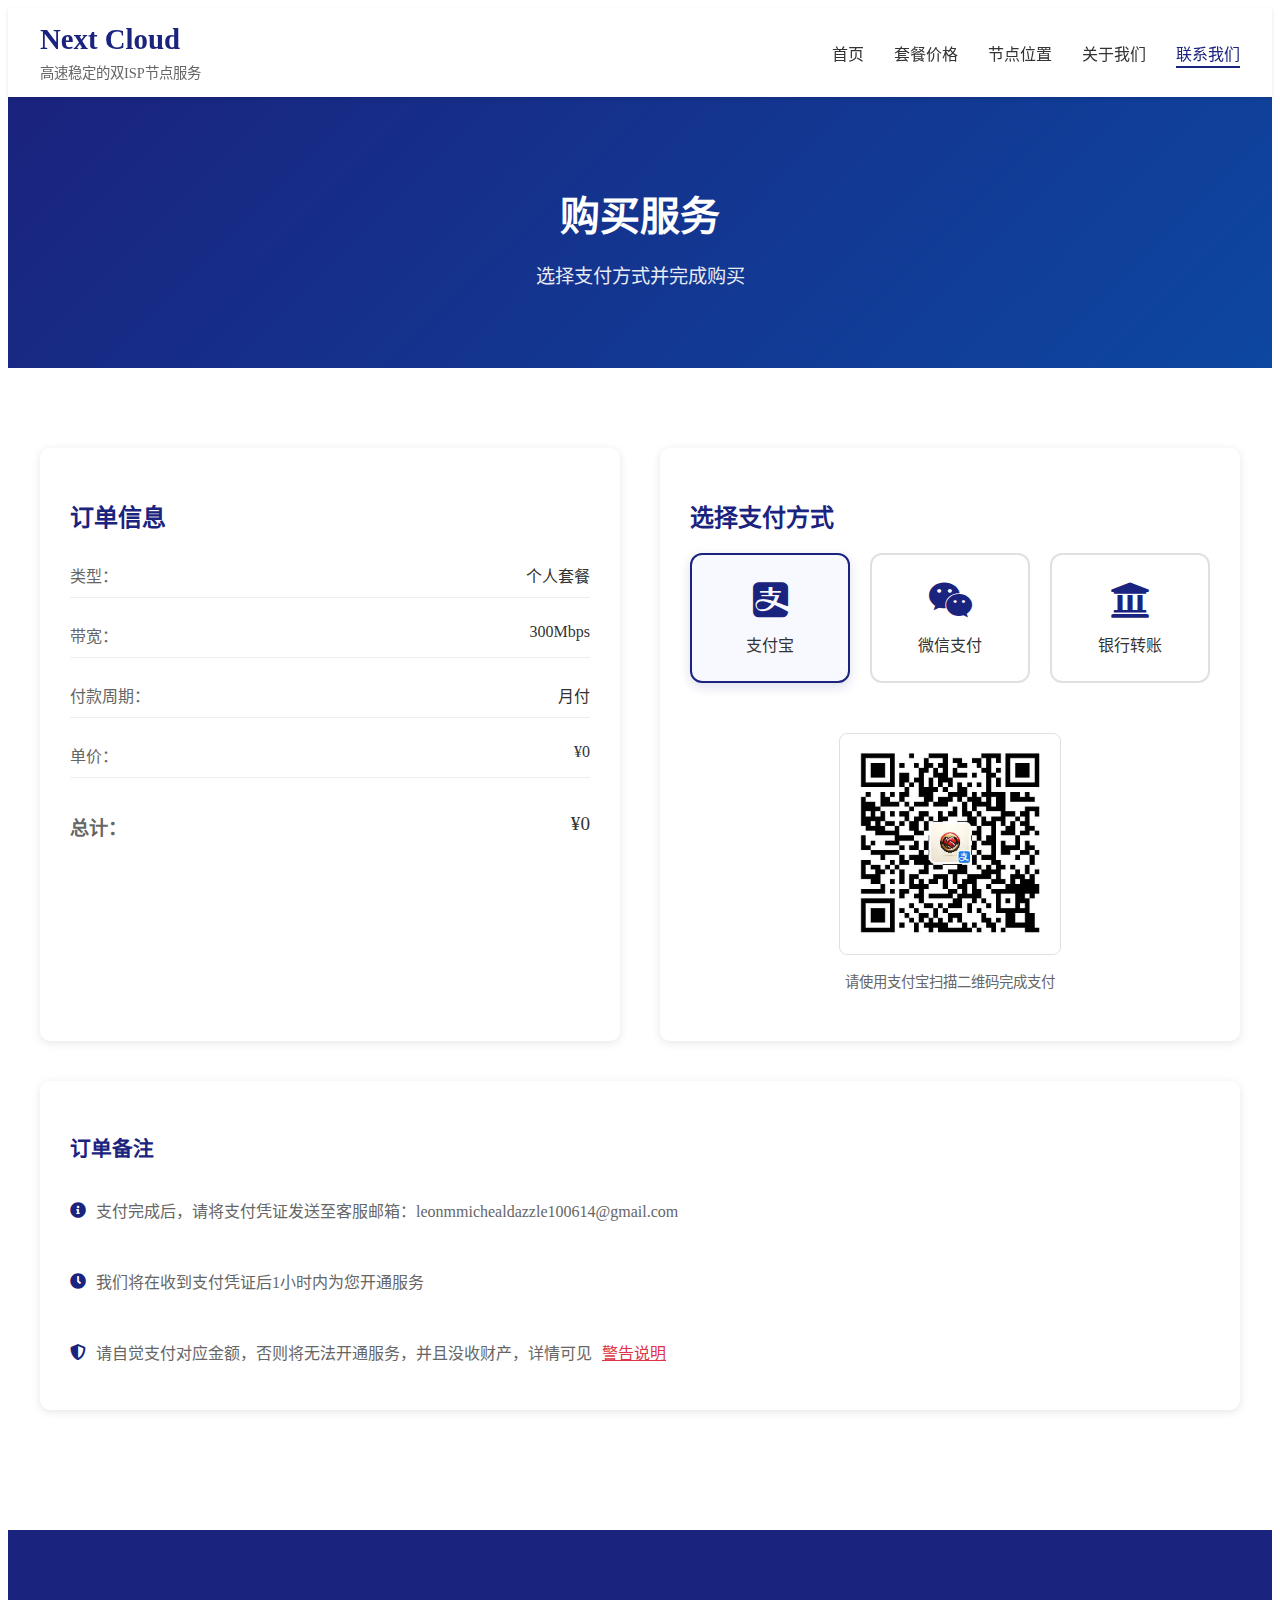
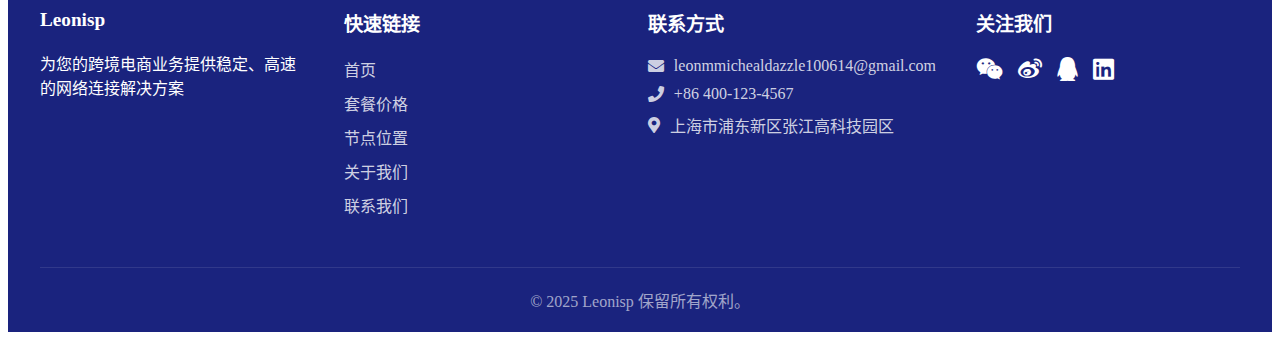
<file: contact.html>
<!DOCTYPE html>
<html lang="zh-CN">
<head>
    <meta charset="UTF-8">
    <meta name="viewport" content="width=device-width, initial-scale=1.0">
    <title>购买服务 - Next Cloud</title>
    <link rel="stylesheet" href="css/contact.css">
    <link rel="stylesheet" href="https://cdnjs.cloudflare.com/ajax/libs/font-awesome/5.15.4/css/all.min.css">
</head>
<body>
    <header>
        <div class="container">
            <div class="logo">
                <h1>Next Cloud</h1>
                <p>高速稳定的双ISP节点服务</p>
            </div>
            <nav>
                <ul>
                    <li><a href="index.html">首页</a></li>
                    <li><a href="pricing.html">套餐价格</a></li>
                    <li><a href="locations.html">节点位置</a></li>
                    <li><a href="about.html">关于我们</a></li>
                    <li><a href="contact.html" class="active">联系我们</a></li>
                </ul>
            </nav>
        </div>
    </header>

    <section class="page-header">
        <div class="container">
            <h1>购买服务</h1>
            <p>选择支付方式并完成购买</p>
        </div>
    </section>

    <section class="purchase-section">
        <div class="container">
            <div class="purchase-grid">
                <!-- 订单信息 -->
                <div class="order-summary">
                    <h2>订单信息</h2>
                    <div class="order-details">
                        <div class="order-item">
                            <span class="label">类型：</span>
                            <span class="value" id="planType">个人套餐</span>
                        </div>
                        <div class="order-item">
                            <span class="label">带宽：</span>
                            <span class="value" id="bandwidth">300Mbps</span>
                        </div>
                        <div class="order-item">
                            <span class="label">付款周期：</span>
                            <span class="value" id="period">月付</span>
                        </div>
                        <div class="order-item">
                            <span class="label">单价：</span>
                            <span class="value" id="price">¥170</span>
                        </div>
                        <div class="order-item total">
                            <span class="label">总计：</span>
                            <span class="value" id="total">¥170</span>
                        </div>
                    </div>
                </div>

                <!-- 支付方式 -->
                <div class="payment-methods">
                    <h2>选择支付方式</h2>
                    <div class="payment-options">
                        <div class="payment-option">
                            <input type="radio" name="payment" id="alipay" value="alipay" checked>
                            <label for="alipay">
                                <i class="fab fa-alipay"></i>
                                <span>支付宝</span>
                            </label>
                        </div>
                        <div class="payment-option">
                            <input type="radio" name="payment" id="wechat" value="wechat">
                            <label for="wechat">
                                <i class="fab fa-weixin"></i>
                                <span>微信支付</span>
                            </label>
                        </div>
                        <div class="payment-option">
                            <input type="radio" name="payment" id="bank" value="bank">
                            <label for="bank">
                                <i class="fas fa-university"></i>
                                <span>银行转账</span>
                            </label>
                        </div>
                    </div>

                    <!-- 支付二维码区域 -->
                    <div class="payment-qr">
                        <div class="qr-container">
                            <img src="alipayqr.jpg" alt="支付宝支付二维码" id="alipayQR" class="qr-image">
                            <img src="wechatqr.jpg" alt="微信支付二维码" id="wechatQR" class="qr-image hidden">
                        </div>
                        <p class="qr-tip" id="alipayTip">请使用支付宝扫描二维码完成支付</p>
                        <p class="qr-tip hidden" id="wechatTip">请使用微信扫描二维码完成支付</p>
                    </div>

                    <!-- 银行转账信息 -->
                    <div class="bank-info hidden">
                        <h3>银行转账信息</h3>
                        <div class="bank-details">
                            <p><strong>开户银行：</strong>中国工商银行</p>
                            <p><strong>账户名称：</strong>上海莱昂网络科技有限公司</p>
                            <p><strong>银行账号：</strong>暂不支持</p>
                            <p><strong>转账金额：</strong><span id="bankAmount">¥170</span></p>
                            <p><strong>转账备注：</strong>Leonisp服务费</p>
                        </div>
                    </div>
                </div>
            </div>

            <!-- 订单备注 -->
            <div class="order-notes">
                <h3>订单备注</h3>
                <div class="note-content">
                    <p><i class="fas fa-info-circle"></i> 支付完成后，请将支付凭证发送至客服邮箱：leonmmichealdazzle100614@gmail.com</p>
                    <p><i class="fas fa-clock"></i> 我们将在收到支付凭证后1小时内为您开通服务</p>
                    <p><i class="fas fa-shield-alt"></i> 请自觉支付对应金额，否则将无法开通服务，并且没收财产，详情可见<a href="moshocaochang.html" class="warning-link">警告说明</a></p>
                </div>
            </div>
        </div>
    </section>

    <footer>
        <div class="container">
            <div class="footer-grid">
                <div class="footer-col">
                    <h3>Leonisp</h3>
                    <p>为您的跨境电商业务提供稳定、高速的网络连接解决方案</p>
                </div>
                <div class="footer-col">
                    <h3>快速链接</h3>
                    <ul>
                        <li><a href="index.html">首页</a></li>
                        <li><a href="pricing.html">套餐价格</a></li>
                        <li><a href="locations.html">节点位置</a></li>
                        <li><a href="about.html">关于我们</a></li>
                        <li><a href="contact.html">联系我们</a></li>
                    </ul>
                </div>
                <div class="footer-col">
                    <h3>联系方式</h3>
                    <ul class="contact-info">
                        <li><i class="fas fa-envelope"></i> leonmmichealdazzle100614@gmail.com</li>
                        <li><i class="fas fa-phone"></i> +86 400-123-4567</li>
                        <li><i class="fas fa-map-marker-alt"></i> 上海市浦东新区张江高科技园区</li>
                    </ul>
                </div>
                <div class="footer-col">
                    <h3>关注我们</h3>
                    <div class="social-links">
                        <a href="#" aria-label="关注我们的微信" title="微信"><i class="fab fa-weixin"></i></a>
                        <a href="#" aria-label="关注我们的微博" title="微博"><i class="fab fa-weibo"></i></a>
                        <a href="#" aria-label="关注我们的QQ" title="QQ"><i class="fab fa-qq"></i></a>
                        <a href="#" aria-label="关注我们的领英" title="领英"><i class="fab fa-linkedin"></i></a>
                    </div>
                </div>
            </div>
            <div class="footer-bottom">
                <p>&copy; 2025 Leonisp 保留所有权利。</p>
            </div>
        </div>
    </footer>

    <script src="js/contact.js"></script>
</body>
</html>
</file>
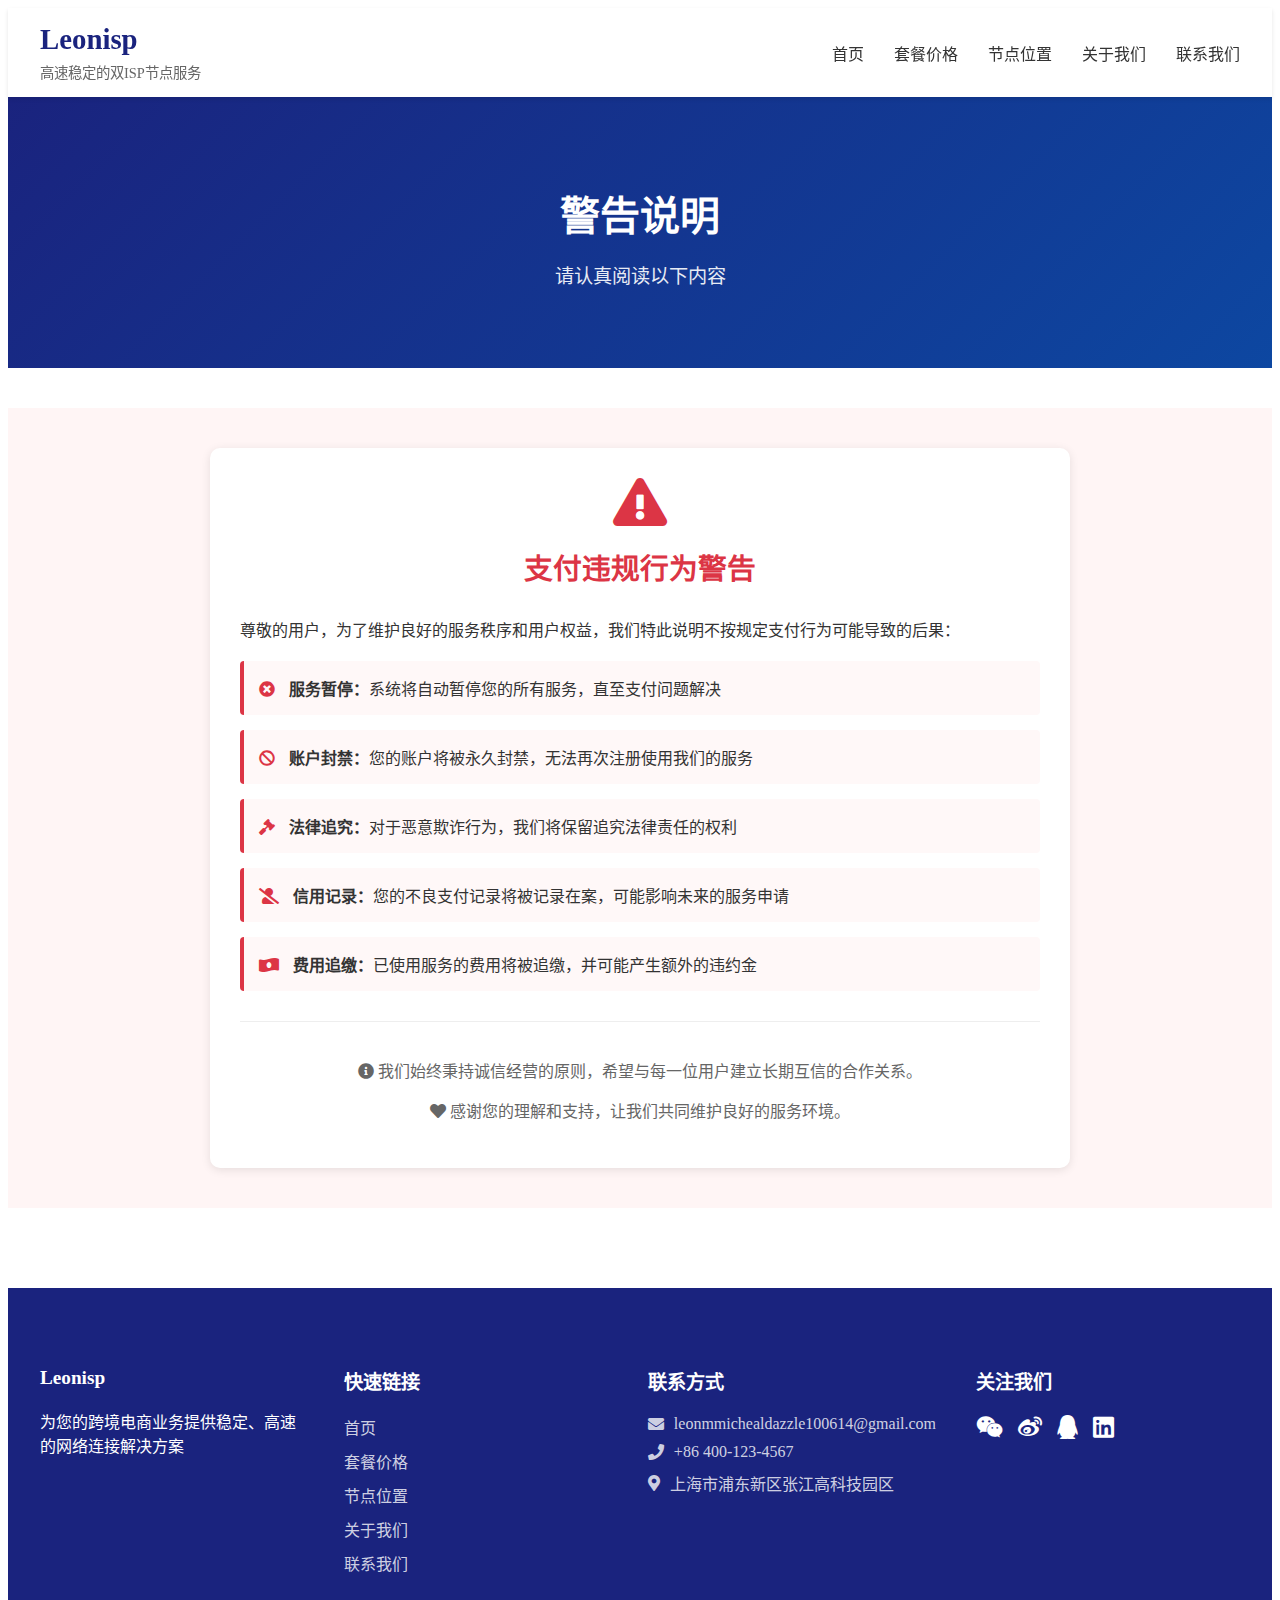
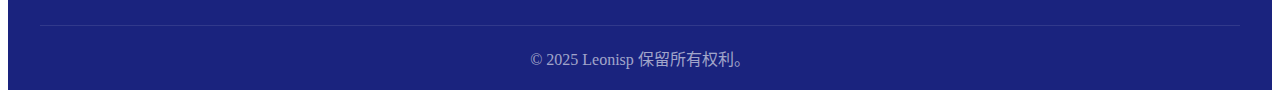
<file: moshocaochang.html>
<!DOCTYPE html>
<html lang="zh-CN">
<head>
    <meta charset="UTF-8">
    <meta name="viewport" content="width=device-width, initial-scale=1.0">
    <title>警告说明 - Leonisp</title>
    <link rel="stylesheet" href="css/contact.css">
    <link rel="stylesheet" href="https://cdnjs.cloudflare.com/ajax/libs/font-awesome/5.15.4/css/all.min.css">
    <style>
        .warning-section {
            padding: 40px 0;
            background: #fff5f5;
        }

        .warning-container {
            max-width: 800px;
            margin: 0 auto;
            padding: 30px;
            background: white;
            border-radius: 10px;
            box-shadow: 0 2px 10px rgba(0,0,0,0.1);
        }

        .warning-header {
            text-align: center;
            margin-bottom: 30px;
        }

        .warning-header i {
            font-size: 3em;
            color: #dc3545;
            margin-bottom: 20px;
        }

        .warning-header h2 {
            color: #dc3545;
            font-size: 1.8em;
            margin: 0;
        }

        .warning-content {
            color: #333;
        }

        .warning-list {
            list-style: none;
            padding: 0;
            margin: 20px 0;
        }

        .warning-list li {
            padding: 15px;
            margin-bottom: 15px;
            background: #fff8f8;
            border-left: 4px solid #dc3545;
            border-radius: 4px;
        }

        .warning-list li i {
            color: #dc3545;
            margin-right: 10px;
        }

        .warning-footer {
            margin-top: 30px;
            padding-top: 20px;
            border-top: 1px solid #eee;
            text-align: center;
            color: #666;
        }
    </style>
</head>
<body>
    <header>
        <div class="container">
            <div class="logo">
                <h1>Leonisp</h1>
                <p>高速稳定的双ISP节点服务</p>
            </div>
            <nav>
                <ul>
                    <li><a href="index.html">首页</a></li>
                    <li><a href="pricing.html">套餐价格</a></li>
                    <li><a href="locations.html">节点位置</a></li>
                    <li><a href="about.html">关于我们</a></li>
                    <li><a href="contact.html">联系我们</a></li>
                </ul>
            </nav>
        </div>
    </header>

    <section class="page-header">
        <div class="container">
            <h1>警告说明</h1>
            <p>请认真阅读以下内容</p>
        </div>
    </section>

    <section class="warning-section">
        <div class="container">
            <div class="warning-container">
                <div class="warning-header">
                    <i class="fas fa-exclamation-triangle"></i>
                    <h2>支付违规行为警告</h2>
                </div>
                
                <div class="warning-content">
                    <p>尊敬的用户，为了维护良好的服务秩序和用户权益，我们特此说明不按规定支付行为可能导致的后果：</p>
                    
                    <ul class="warning-list">
                        <li>
                            <i class="fas fa-times-circle"></i>
                            <strong>服务暂停：</strong>系统将自动暂停您的所有服务，直至支付问题解决
                        </li>
                        <li>
                            <i class="fas fa-ban"></i>
                            <strong>账户封禁：</strong>您的账户将被永久封禁，无法再次注册使用我们的服务
                        </li>
                        <li>
                            <i class="fas fa-gavel"></i>
                            <strong>法律追究：</strong>对于恶意欺诈行为，我们将保留追究法律责任的权利
                        </li>
                        <li>
                            <i class="fas fa-user-slash"></i>
                            <strong>信用记录：</strong>您的不良支付记录将被记录在案，可能影响未来的服务申请
                        </li>
                        <li>
                            <i class="fas fa-money-bill-wave-alt"></i>
                            <strong>费用追缴：</strong>已使用服务的费用将被追缴，并可能产生额外的违约金
                        </li>
                    </ul>

                    <div class="warning-footer">
                        <p><i class="fas fa-info-circle"></i> 我们始终秉持诚信经营的原则，希望与每一位用户建立长期互信的合作关系。</p>
                        <p><i class="fas fa-heart"></i> 感谢您的理解和支持，让我们共同维护良好的服务环境。</p>
                    </div>
                </div>
            </div>
        </div>
    </section>

    <footer>
        <div class="container">
            <div class="footer-grid">
                <div class="footer-col">
                    <h3>Leonisp</h3>
                    <p>为您的跨境电商业务提供稳定、高速的网络连接解决方案</p>
                </div>
                <div class="footer-col">
                    <h3>快速链接</h3>
                    <ul>
                        <li><a href="index.html">首页</a></li>
                        <li><a href="pricing.html">套餐价格</a></li>
                        <li><a href="locations.html">节点位置</a></li>
                        <li><a href="about.html">关于我们</a></li>
                        <li><a href="contact.html">联系我们</a></li>
                    </ul>
                </div>
                <div class="footer-col">
                    <h3>联系方式</h3>
                    <ul class="contact-info">
                        <li><i class="fas fa-envelope"></i> leonmmichealdazzle100614@gmail.com</li>
                        <li><i class="fas fa-phone"></i> +86 400-123-4567</li>
                        <li><i class="fas fa-map-marker-alt"></i> 上海市浦东新区张江高科技园区</li>
                    </ul>
                </div>
                <div class="footer-col">
                    <h3>关注我们</h3>
                    <div class="social-links">
                        <a href="#" aria-label="关注我们的微信" title="微信"><i class="fab fa-weixin"></i></a>
                        <a href="#" aria-label="关注我们的微博" title="微博"><i class="fab fa-weibo"></i></a>
                        <a href="#" aria-label="关注我们的QQ" title="QQ"><i class="fab fa-qq"></i></a>
                        <a href="#" aria-label="关注我们的领英" title="领英"><i class="fab fa-linkedin"></i></a>
                    </div>
                </div>
            </div>
            <div class="footer-bottom">
                <p>&copy; 2025 Leonisp 保留所有权利。</p>
            </div>
        </div>
    </footer>
</body>
</html>
</file>
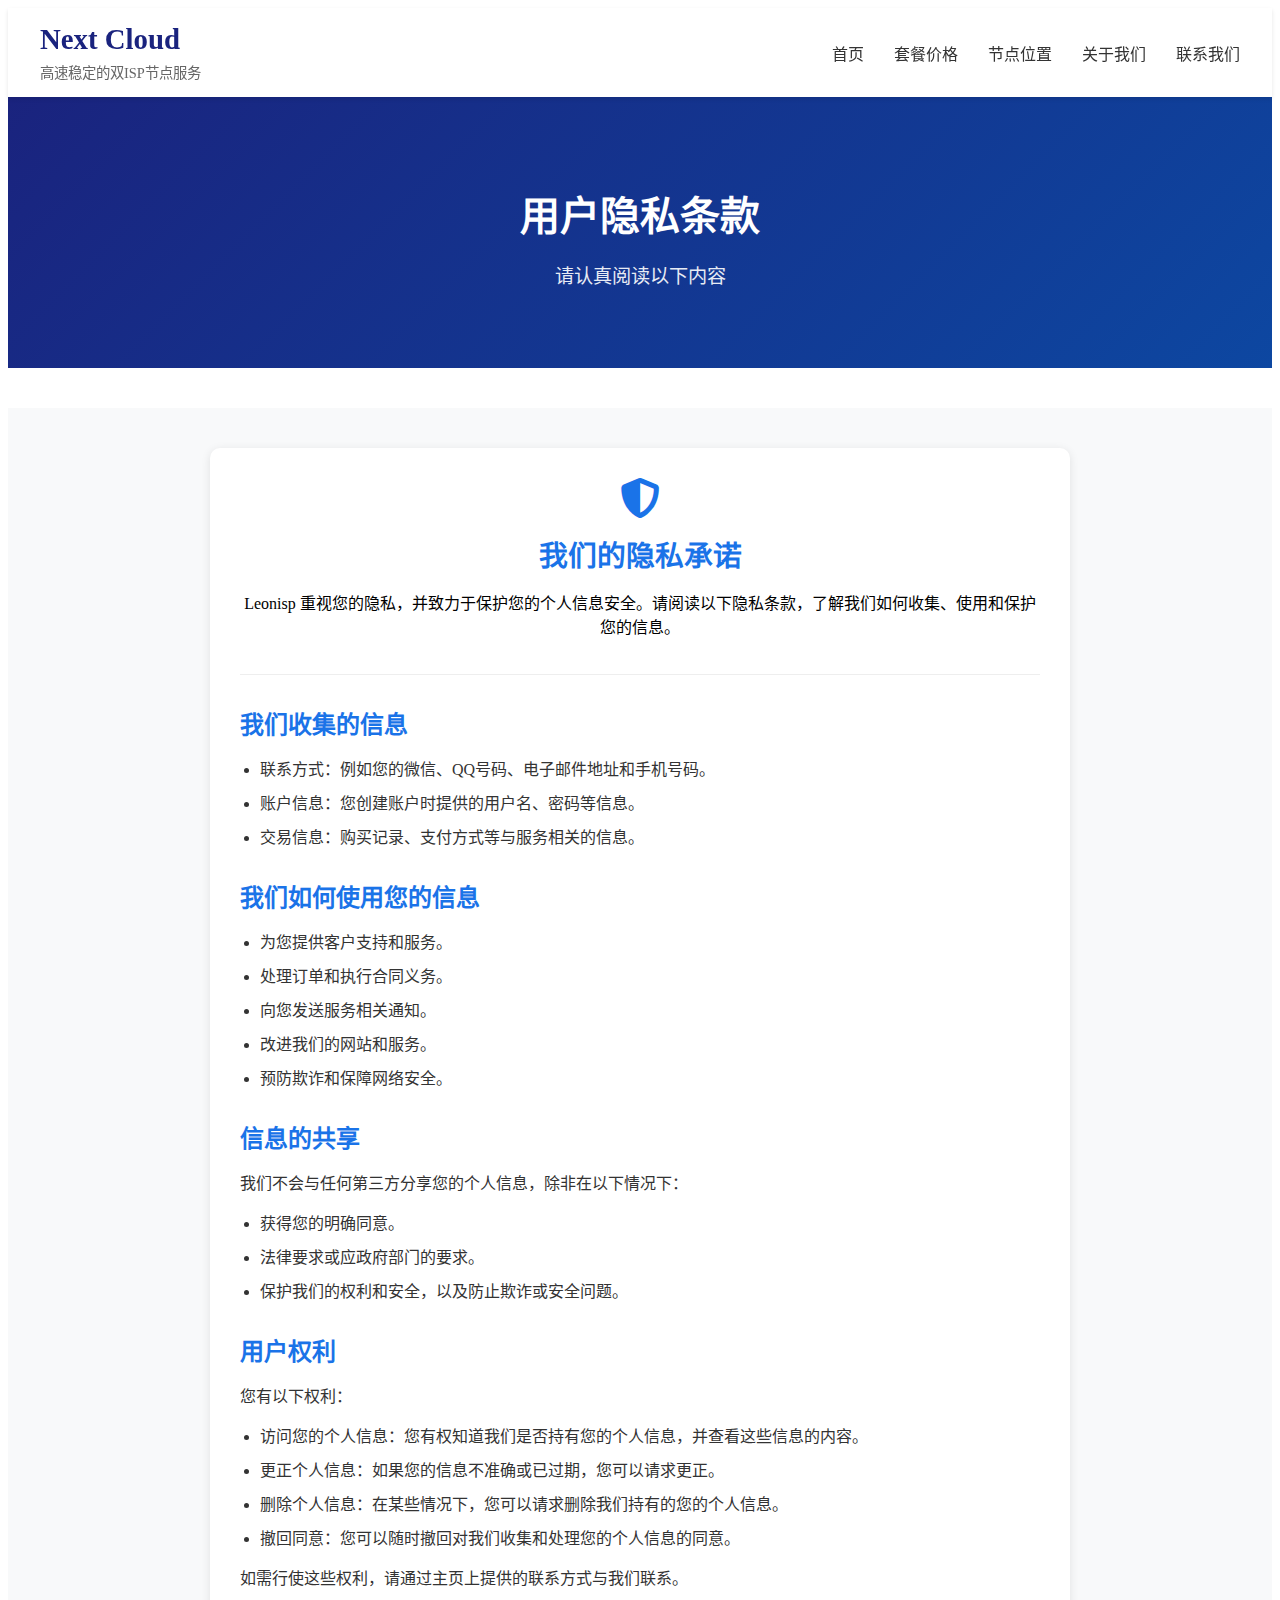
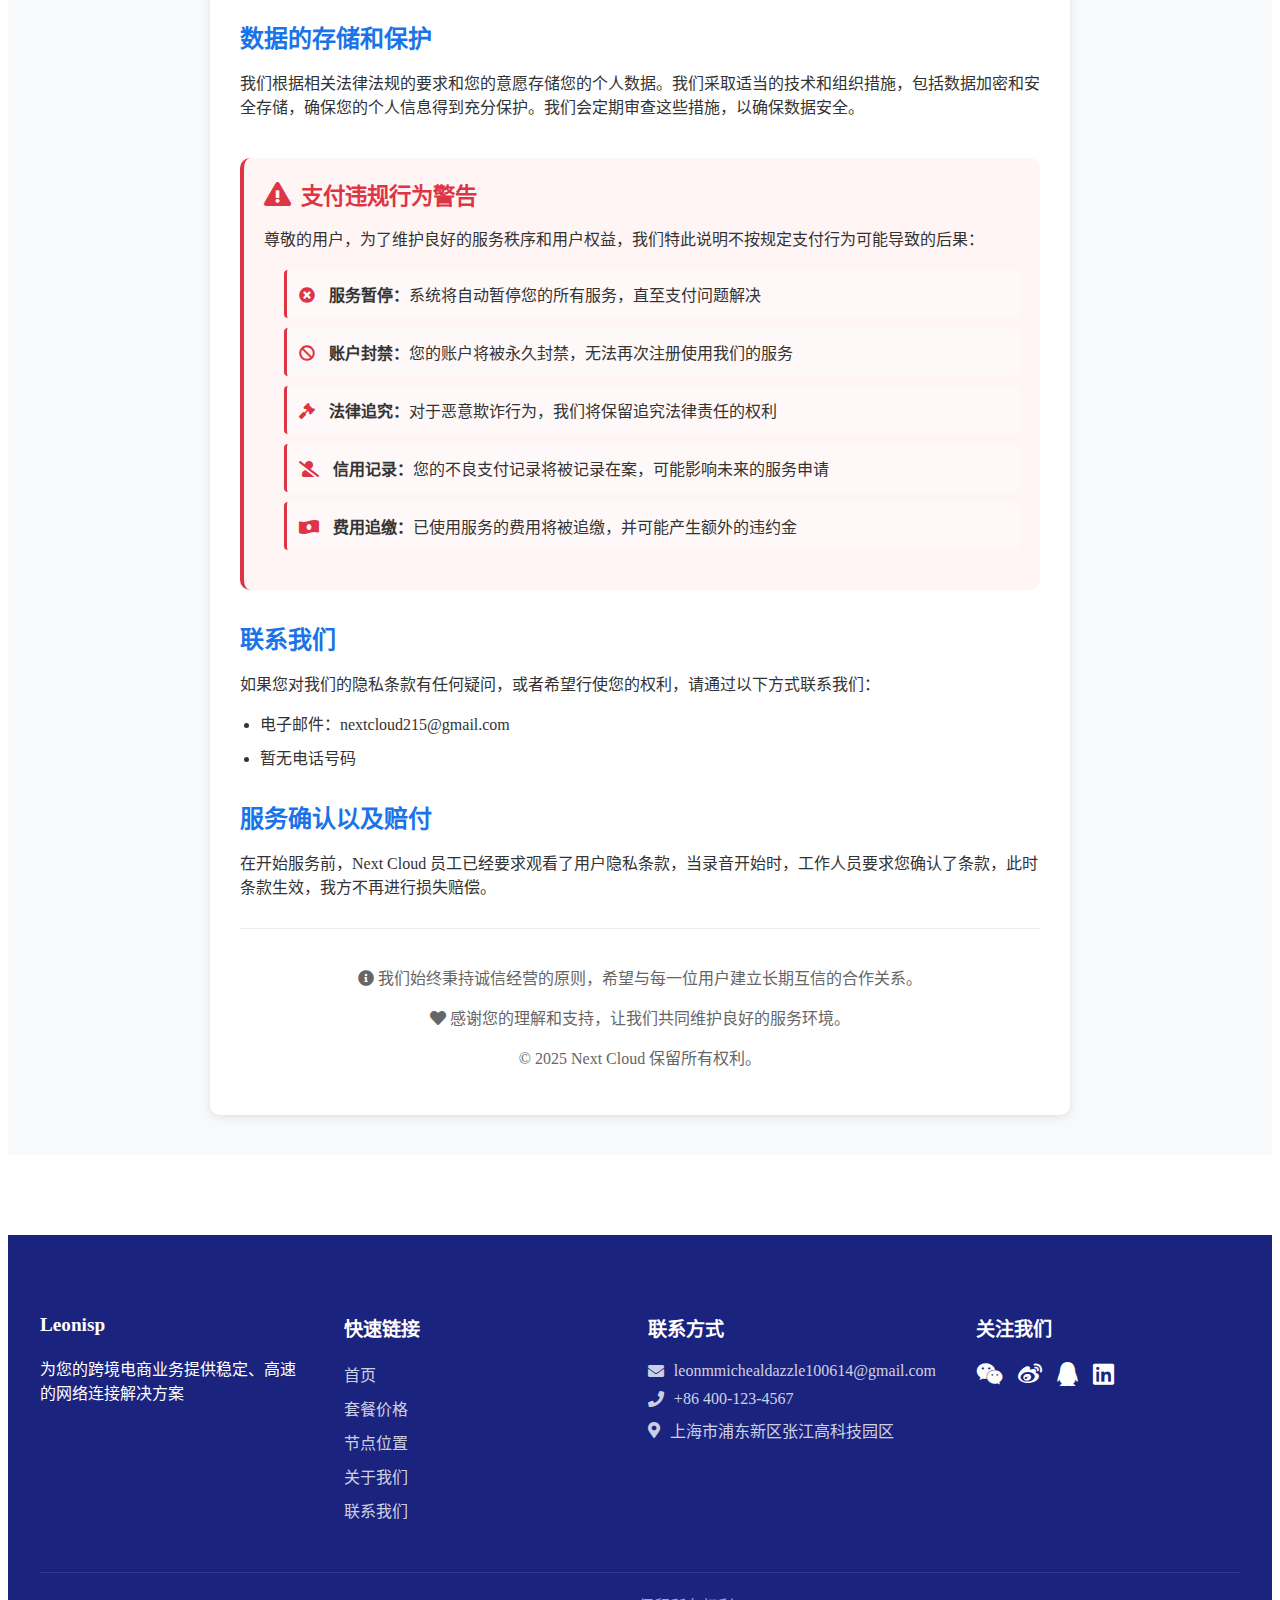
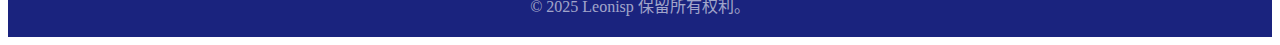
<file: yonghutiaok.html>
<!DOCTYPE html>
<html lang="zh-CN">
<head>
    <meta charset="UTF-8">
    <meta name="viewport" content="width=device-width, initial-scale=1.0">
    <title>用户隐私条款 - Next Cloud</title>
    <link rel="stylesheet" href="css/contact.css">
    <link rel="stylesheet" href="https://cdnjs.cloudflare.com/ajax/libs/font-awesome/5.15.4/css/all.min.css">
    <style>
        .terms-section {
            padding: 40px 0;
            background: #f8f9fa;
        }

        .terms-container {
            max-width: 800px;
            margin: 0 auto;
            padding: 30px;
            background: white;
            border-radius: 10px;
            box-shadow: 0 2px 10px rgba(0,0,0,0.1);
        }

        .terms-header {
            text-align: center;
            margin-bottom: 30px;
            border-bottom: 1px solid #eee;
            padding-bottom: 20px;
        }

        .terms-header i {
            font-size: 2.5em;
            color: #1a73e8;
            margin-bottom: 15px;
        }

        .terms-header h2 {
            color: #1a73e8;
            font-size: 1.8em;
            margin: 0;
        }

        .terms-content {
            color: #333;
        }

        .terms-content h2 {
            color: #1a73e8;
            font-size: 1.5em;
            margin: 30px 0 15px;
        }

        .terms-content ul {
            padding-left: 20px;
        }

        .terms-content ul li {
            margin-bottom: 10px;
        }

        .warning-section {
            margin-top: 40px;
            padding: 20px;
            background: #fff5f5;
            border-radius: 10px;
            border-left: 4px solid #dc3545;
        }

        .warning-header {
            display: flex;
            align-items: center;
            margin-bottom: 15px;
        }

        .warning-header i {
            font-size: 1.5em;
            color: #dc3545;
            margin-right: 10px;
        }

        .warning-header h3 {
            color: #dc3545;
            font-size: 1.4em;
            margin: 0;
        }

        .warning-list {
            list-style: none;
            padding: 0;
            margin: 20px 0;
        }

        .warning-list li {
            padding: 12px;
            margin-bottom: 10px;
            background: #fff8f8;
            border-left: 3px solid #dc3545;
            border-radius: 4px;
        }

        .warning-list li i {
            color: #dc3545;
            margin-right: 10px;
        }

        .terms-footer {
            margin-top: 30px;
            padding-top: 20px;
            border-top: 1px solid #eee;
            text-align: center;
            color: #666;
        }
    </style>
</head>
<body>
    <header>
        <div class="container">
            <div class="logo">
                <h1>Next Cloud</h1>
                <p>高速稳定的双ISP节点服务</p>
            </div>
            <nav>
                <ul>
                    <li><a href="index.html">首页</a></li>
                    <li><a href="pricing.html">套餐价格</a></li>
                    <li><a href="locations.html">节点位置</a></li>
                    <li><a href="about.html">关于我们</a></li>
                    <li><a href="contact.html">联系我们</a></li>
                </ul>
            </nav>
        </div>
    </header>

    <section class="page-header">
        <div class="container">
            <h1>用户隐私条款</h1>
            <p>请认真阅读以下内容</p>
        </div>
    </section>

    <section class="terms-section">
        <div class="container">
            <div class="terms-container">
                <div class="terms-header">
                    <i class="fas fa-shield-alt"></i>
                    <h2>我们的隐私承诺</h2>
                    <p>Leonisp 重视您的隐私，并致力于保护您的个人信息安全。请阅读以下隐私条款，了解我们如何收集、使用和保护您的信息。</p>
                </div>
                
                <div class="terms-content">
                    <h2>我们收集的信息</h2>
                    <ul>
                        <li>联系方式：例如您的微信、QQ号码、电子邮件地址和手机号码。</li>
                        <li>账户信息：您创建账户时提供的用户名、密码等信息。</li>
                        <li>交易信息：购买记录、支付方式等与服务相关的信息。</li>
                    </ul>

                    <h2>我们如何使用您的信息</h2>
                    <ul>
                        <li>为您提供客户支持和服务。</li>
                        <li>处理订单和执行合同义务。</li>
                        <li>向您发送服务相关通知。</li>
                        <li>改进我们的网站和服务。</li>
                        <li>预防欺诈和保障网络安全。</li>
                    </ul>

                    <h2>信息的共享</h2>
                    <p>我们不会与任何第三方分享您的个人信息，除非在以下情况下：</p>
                    <ul>
                        <li>获得您的明确同意。</li>
                        <li>法律要求或应政府部门的要求。</li>
                        <li>保护我们的权利和安全，以及防止欺诈或安全问题。</li>
                    </ul>

                    <h2>用户权利</h2>
                    <p>您有以下权利：</p>
                    <ul>
                        <li>访问您的个人信息：您有权知道我们是否持有您的个人信息，并查看这些信息的内容。</li>
                        <li>更正个人信息：如果您的信息不准确或已过期，您可以请求更正。</li>
                        <li>删除个人信息：在某些情况下，您可以请求删除我们持有的您的个人信息。</li>
                        <li>撤回同意：您可以随时撤回对我们收集和处理您的个人信息的同意。</li>
                    </ul>
                    <p>如需行使这些权利，请通过主页上提供的联系方式与我们联系。</p>

                    <h2>数据的存储和保护</h2>
                    <p>我们根据相关法律法规的要求和您的意愿存储您的个人数据。我们采取适当的技术和组织措施，包括数据加密和安全存储，确保您的个人信息得到充分保护。我们会定期审查这些措施，以确保数据安全。</p>

                    <div class="warning-section">
                        <div class="warning-header">
                            <i class="fas fa-exclamation-triangle"></i>
                            <h3>支付违规行为警告</h3>
                        </div>
                        <p>尊敬的用户，为了维护良好的服务秩序和用户权益，我们特此说明不按规定支付行为可能导致的后果：</p>
                        
                        <ul class="warning-list">
                            <li>
                                <i class="fas fa-times-circle"></i>
                                <strong>服务暂停：</strong>系统将自动暂停您的所有服务，直至支付问题解决
                            </li>
                            <li>
                                <i class="fas fa-ban"></i>
                                <strong>账户封禁：</strong>您的账户将被永久封禁，无法再次注册使用我们的服务
                            </li>
                            <li>
                                <i class="fas fa-gavel"></i>
                                <strong>法律追究：</strong>对于恶意欺诈行为，我们将保留追究法律责任的权利
                            </li>
                            <li>
                                <i class="fas fa-user-slash"></i>
                                <strong>信用记录：</strong>您的不良支付记录将被记录在案，可能影响未来的服务申请
                            </li>
                            <li>
                                <i class="fas fa-money-bill-wave-alt"></i>
                                <strong>费用追缴：</strong>已使用服务的费用将被追缴，并可能产生额外的违约金
                            </li>
                        </ul>
                    </div>

                    <h2>联系我们</h2>
                    <p>如果您对我们的隐私条款有任何疑问，或者希望行使您的权利，请通过以下方式联系我们：</p>
                    <ul>
                        <li>电子邮件：nextcloud215@gmail.com</li>
                        <li>暂无电话号码</li>
                    </ul>

                    <h2>服务确认以及赔付</h2>
                    <p>在开始服务前，Next Cloud 员工已经要求观看了用户隐私条款，当录音开始时，工作人员要求您确认了条款，此时条款生效，我方不再进行损失赔偿。</p>

                    <div class="terms-footer">
                        <p><i class="fas fa-info-circle"></i> 我们始终秉持诚信经营的原则，希望与每一位用户建立长期互信的合作关系。</p>
                        <p><i class="fas fa-heart"></i> 感谢您的理解和支持，让我们共同维护良好的服务环境。</p>
                        <p>&copy; 2025 Next Cloud 保留所有权利。</p>
                    </div>
                </div>
            </div>
        </div>
    </section>

    <footer>
        <div class="container">
            <div class="footer-grid">
                <div class="footer-col">
                    <h3>Leonisp</h3>
                    <p>为您的跨境电商业务提供稳定、高速的网络连接解决方案</p>
                </div>
                <div class="footer-col">
                    <h3>快速链接</h3>
                    <ul>
                        <li><a href="index.html">首页</a></li>
                        <li><a href="pricing.html">套餐价格</a></li>
                        <li><a href="locations.html">节点位置</a></li>
                        <li><a href="about.html">关于我们</a></li>
                        <li><a href="contact.html">联系我们</a></li>
                    </ul>
                </div>
                <div class="footer-col">
                    <h3>联系方式</h3>
                    <ul class="contact-info">
                        <li><i class="fas fa-envelope"></i> leonmmichealdazzle100614@gmail.com</li>
                        <li><i class="fas fa-phone"></i> +86 400-123-4567</li>
                        <li><i class="fas fa-map-marker-alt"></i> 上海市浦东新区张江高科技园区</li>
                    </ul>
                </div>
                <div class="footer-col">
                    <h3>关注我们</h3>
                    <div class="social-links">
                        <a href="#" aria-label="关注我们的微信" title="微信"><i class="fab fa-weixin"></i></a>
                        <a href="#" aria-label="关注我们的微博" title="微博"><i class="fab fa-weibo"></i></a>
                        <a href="#" aria-label="关注我们的QQ" title="QQ"><i class="fab fa-qq"></i></a>
                        <a href="#" aria-label="关注我们的领英" title="领英"><i class="fab fa-linkedin"></i></a>
                    </div>
                </div>
            </div>
            <div class="footer-bottom">
                <p>&copy; 2025 Leonisp 保留所有权利。</p>
            </div>
        </div>
    </footer>
</body>
</html>
</file>
<file: css/contact.css>
/* 页面头部样式 */
.page-header {
    background: linear-gradient(135deg, #1a237e, #0d47a1);
    color: white;
    padding: 60px 0;
    text-align: center;
    margin-bottom: 40px;
}

.page-header h1 {
    font-size: 2.5em;
    margin-bottom: 10px;
}

.page-header p {
    font-size: 1.2em;
    opacity: 0.9;
}

/* 购买区域样式 */
.purchase-section {
    padding: 40px 0;
}

.purchase-grid {
    display: grid;
    grid-template-columns: 1fr 1fr;
    gap: 40px;
    margin-bottom: 40px;
}

/* 订单信息样式 */
.order-summary {
    background: #fff;
    padding: 30px;
    border-radius: 10px;
    box-shadow: 0 2px 10px rgba(0,0,0,0.1);
}

.order-summary h2 {
    color: #1a237e;
    margin-bottom: 20px;
    font-size: 1.5em;
}

.order-details {
    display: flex;
    flex-direction: column;
    gap: 15px;
}

.order-item {
    display: flex;
    justify-content: space-between;
    padding: 10px 0;
    border-bottom: 1px solid #eee;
}

.order-item:last-child {
    border-bottom: none;
}

.order-item.total {
    font-size: 1.2em;
    font-weight: bold;
    color: #1a237e;
    margin-top: 10px;
}

.label {
    color: #666;
}

.value {
    color: #333;
    font-weight: 500;
}

/* 支付方式样式 */
.payment-methods {
    background: #fff;
    padding: 30px;
    border-radius: 10px;
    box-shadow: 0 2px 10px rgba(0,0,0,0.1);
}

.payment-methods h2 {
    color: #1a237e;
    margin-bottom: 20px;
    font-size: 1.5em;
}

.payment-options {
    display: grid;
    grid-template-columns: repeat(3, 1fr);
    gap: 20px;
    margin-bottom: 30px;
}

.payment-option {
    position: relative;
}

.payment-option input[type="radio"] {
    display: none;
}

.payment-option label {
    display: flex;
    flex-direction: column;
    align-items: center;
    padding: 25px;
    border: 2px solid #e0e0e0;
    border-radius: 12px;
    cursor: pointer;
    transition: all 0.3s ease;
    background: #fff;
}

.payment-option label:hover {
    transform: translateY(-2px);
    box-shadow: 0 4px 8px rgba(0,0,0,0.1);
}

.payment-option input[type="radio"]:checked + label {
    border-color: #1a237e;
    background: #f8f9ff;
    box-shadow: 0 4px 12px rgba(26,35,126,0.15);
}

.payment-option label i {
    font-size: 2.5em;
    margin-bottom: 12px;
    color: #1a237e;
}

.payment-option label span {
    font-size: 1em;
    color: #333;
    font-weight: 500;
}

/* 支付二维码样式 */
.payment-qr {
    text-align: center;
    padding: 20px;
}

.qr-container {
    width: 200px;
    height: 200px;
    margin: 0 auto 15px;
    padding: 10px;
    border: 1px solid #e0e0e0;
    border-radius: 8px;
    position: relative;
}

.qr-image {
    width: 100%;
    height: 100%;
    object-fit: contain;
    transition: opacity 0.3s ease;
}

.qr-tip {
    color: #666;
    font-size: 0.9em;
    margin: 0;
    transition: opacity 0.3s ease;
}

/* 银行转账信息样式 */
.bank-info {
    padding: 20px;
    background: #f5f5f5;
    border-radius: 8px;
}

.bank-info h3 {
    color: #1a237e;
    margin-bottom: 15px;
    font-size: 1.2em;
}

.bank-details {
    display: flex;
    flex-direction: column;
    gap: 10px;
}

.bank-details p {
    color: #333;
}

.bank-details strong {
    color: #1a237e;
}

/* 订单备注样式 */
.order-notes {
    background: #fff;
    padding: 30px;
    border-radius: 10px;
    box-shadow: 0 2px 10px rgba(0,0,0,0.1);
}

.order-notes h3 {
    color: #1a237e;
    margin-bottom: 20px;
    font-size: 1.3em;
}

.note-content {
    display: flex;
    flex-direction: column;
    gap: 15px;
}

.note-content p {
    display: flex;
    align-items: center;
    gap: 10px;
    color: #666;
}

.note-content i {
    color: #1a237e;
}

/* 隐藏类 */
.hidden {
    display: none;
}

/* 响应式设计 */
@media (max-width: 768px) {
    .purchase-grid {
        grid-template-columns: 1fr;
    }

    .payment-options {
        grid-template-columns: 1fr;
    }

    .page-header {
        padding: 40px 0;
    }

    .page-header h1 {
        font-size: 2em;
    }
}

/* 基础布局 */
.container {
    max-width: 1200px;
    margin: 0 auto;
    padding: 0 20px;
}

/* 导航栏样式 */
header {
    background: #fff;
    box-shadow: 0 2px 4px rgba(0,0,0,0.1);
    position: sticky;
    top: 0;
    z-index: 100;
}

header .container {
    display: flex;
    justify-content: space-between;
    align-items: center;
    padding: 15px 20px;
}

.logo {
    display: flex;
    flex-direction: column;
}

.logo h1 {
    font-size: 1.8em;
    color: #1a237e;
    margin: 0;
}

.logo p {
    font-size: 0.9em;
    color: #666;
    margin: 5px 0 0 0;
}

nav ul {
    display: flex;
    list-style: none;
    margin: 0;
    padding: 0;
    gap: 30px;
}

nav a {
    color: #333;
    text-decoration: none;
    font-weight: 500;
    transition: color 0.3s ease;
}

nav a:hover {
    color: #1a237e;
}

nav a.active {
    color: #1a237e;
    position: relative;
}

nav a.active::after {
    content: '';
    position: absolute;
    bottom: -5px;
    left: 0;
    width: 100%;
    height: 2px;
    background: #1a237e;
}

/* 页脚样式 */
footer {
    background: #1a237e;
    color: white;
    padding: 60px 0 20px;
    margin-top: 80px;
}

.footer-grid {
    display: grid;
    grid-template-columns: repeat(4, 1fr);
    gap: 40px;
    margin-bottom: 40px;
}

.footer-col h3 {
    color: white;
    margin-bottom: 20px;
    font-size: 1.2em;
}

.footer-col ul {
    list-style: none;
    padding: 0;
    margin: 0;
}

.footer-col ul li {
    margin-bottom: 10px;
}

.footer-col a {
    color: rgba(255,255,255,0.8);
    text-decoration: none;
    transition: color 0.3s ease;
}

.footer-col a:hover {
    color: white;
}

.contact-info li {
    display: flex;
    align-items: center;
    gap: 10px;
    color: rgba(255,255,255,0.8);
}

.social-links {
    display: flex;
    gap: 15px;
}

.social-links a {
    color: white;
    font-size: 1.5em;
    transition: transform 0.3s ease;
}

.social-links a:hover {
    transform: translateY(-3px);
}

.footer-bottom {
    text-align: center;
    padding-top: 20px;
    border-top: 1px solid rgba(255,255,255,0.1);
}

.footer-bottom p {
    color: rgba(255,255,255,0.6);
    margin: 0;
}

/* 响应式设计补充 */
@media (max-width: 768px) {
    header .container {
        flex-direction: column;
        text-align: center;
    }

    nav ul {
        flex-direction: column;
        align-items: center;
        gap: 15px;
        margin-top: 15px;
    }

    .footer-grid {
        grid-template-columns: 1fr 1fr;
    }
}

@media (max-width: 480px) {
    .footer-grid {
        grid-template-columns: 1fr;
    }

    .payment-options {
        grid-template-columns: 1fr;
    }
}

/* 警告链接样式 */
.warning-link {
    color: #dc3545;
    text-decoration: underline;
}

.warning-link:hover {
    color: #c82333;
    text-decoration: none;
}
</file>
